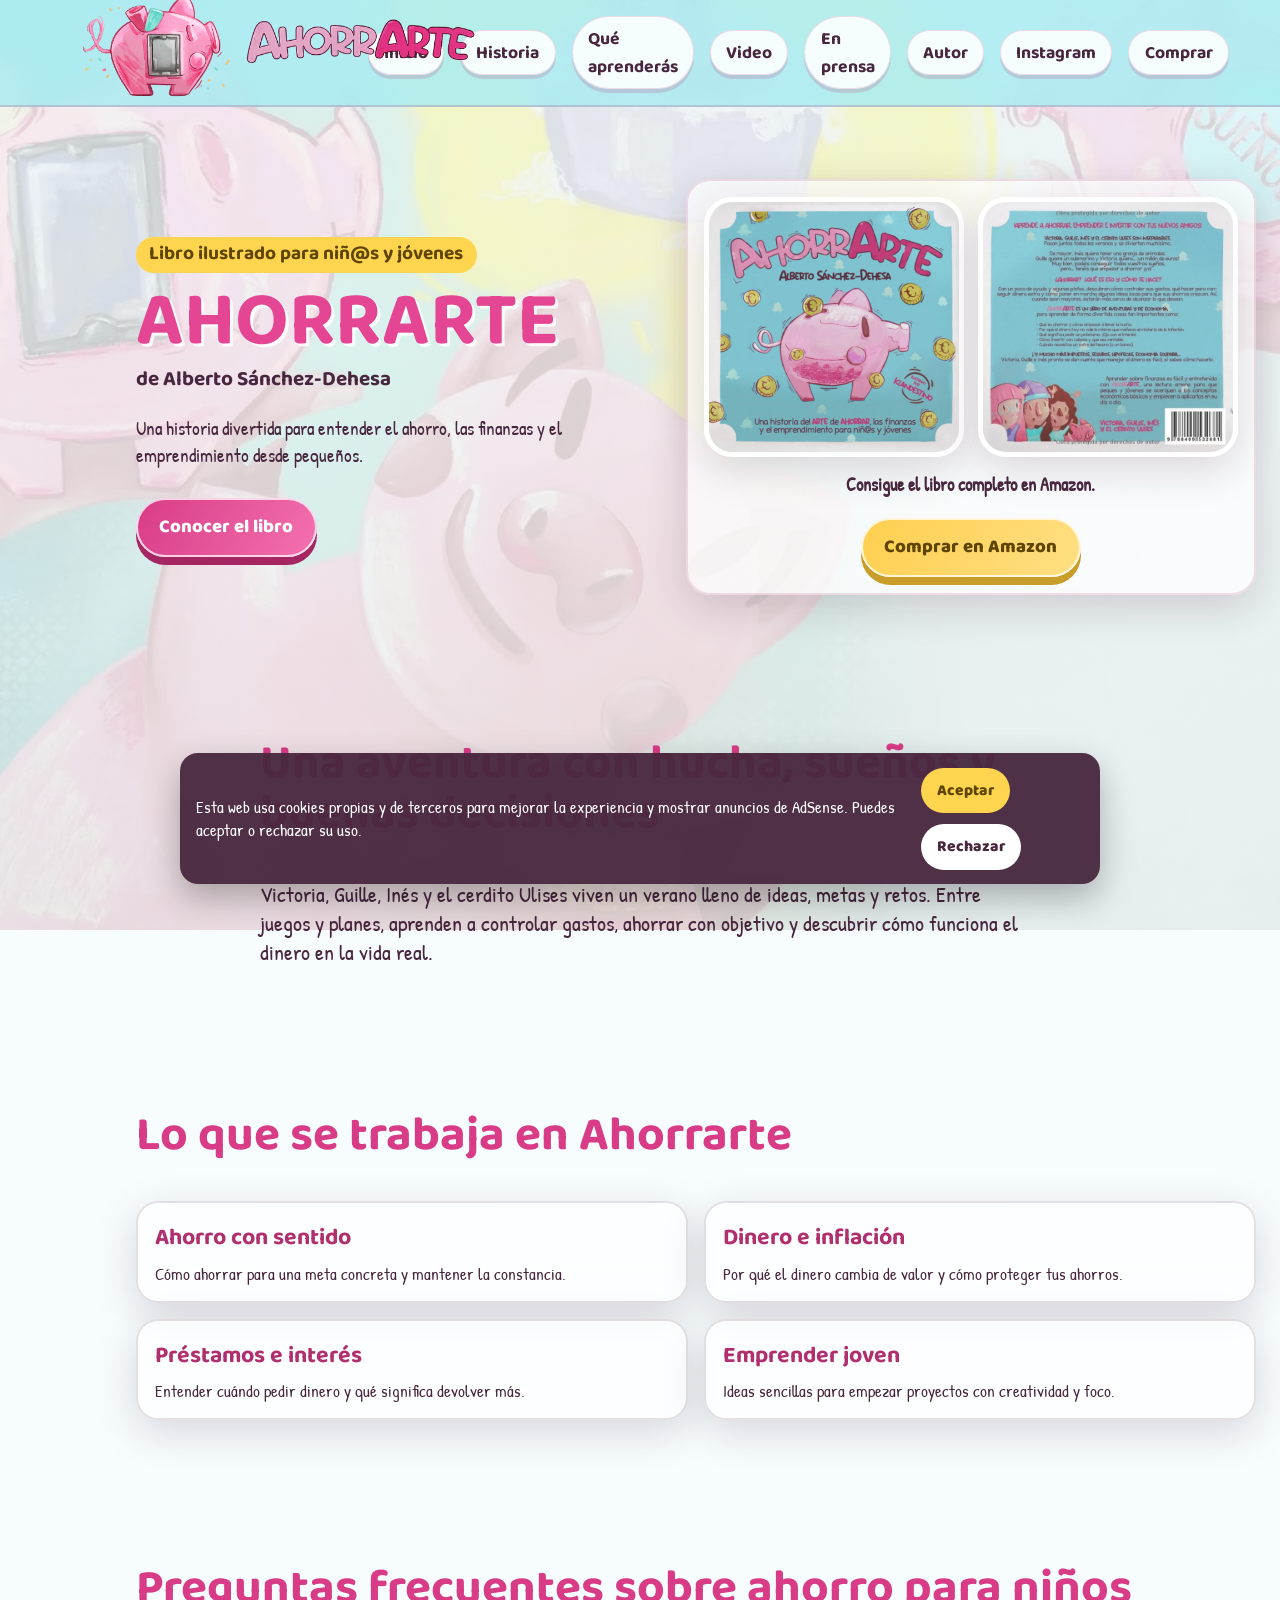
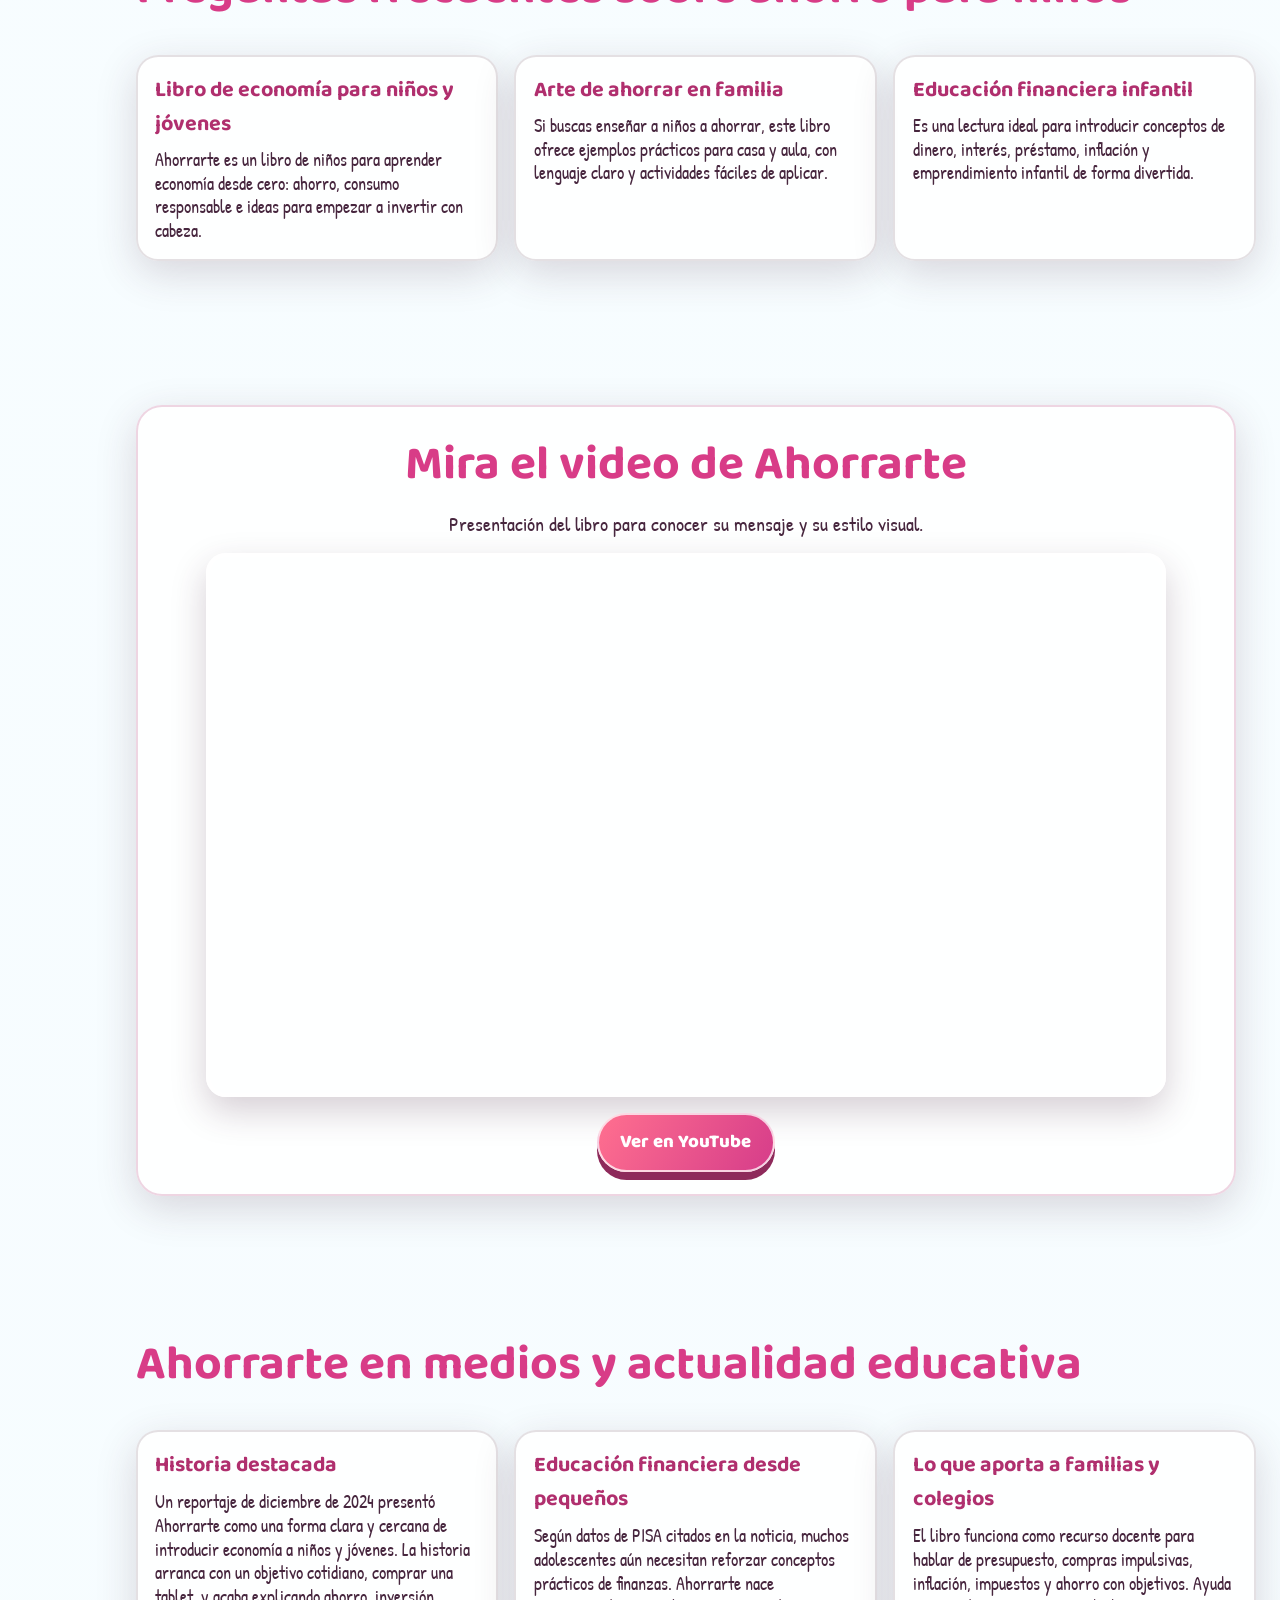
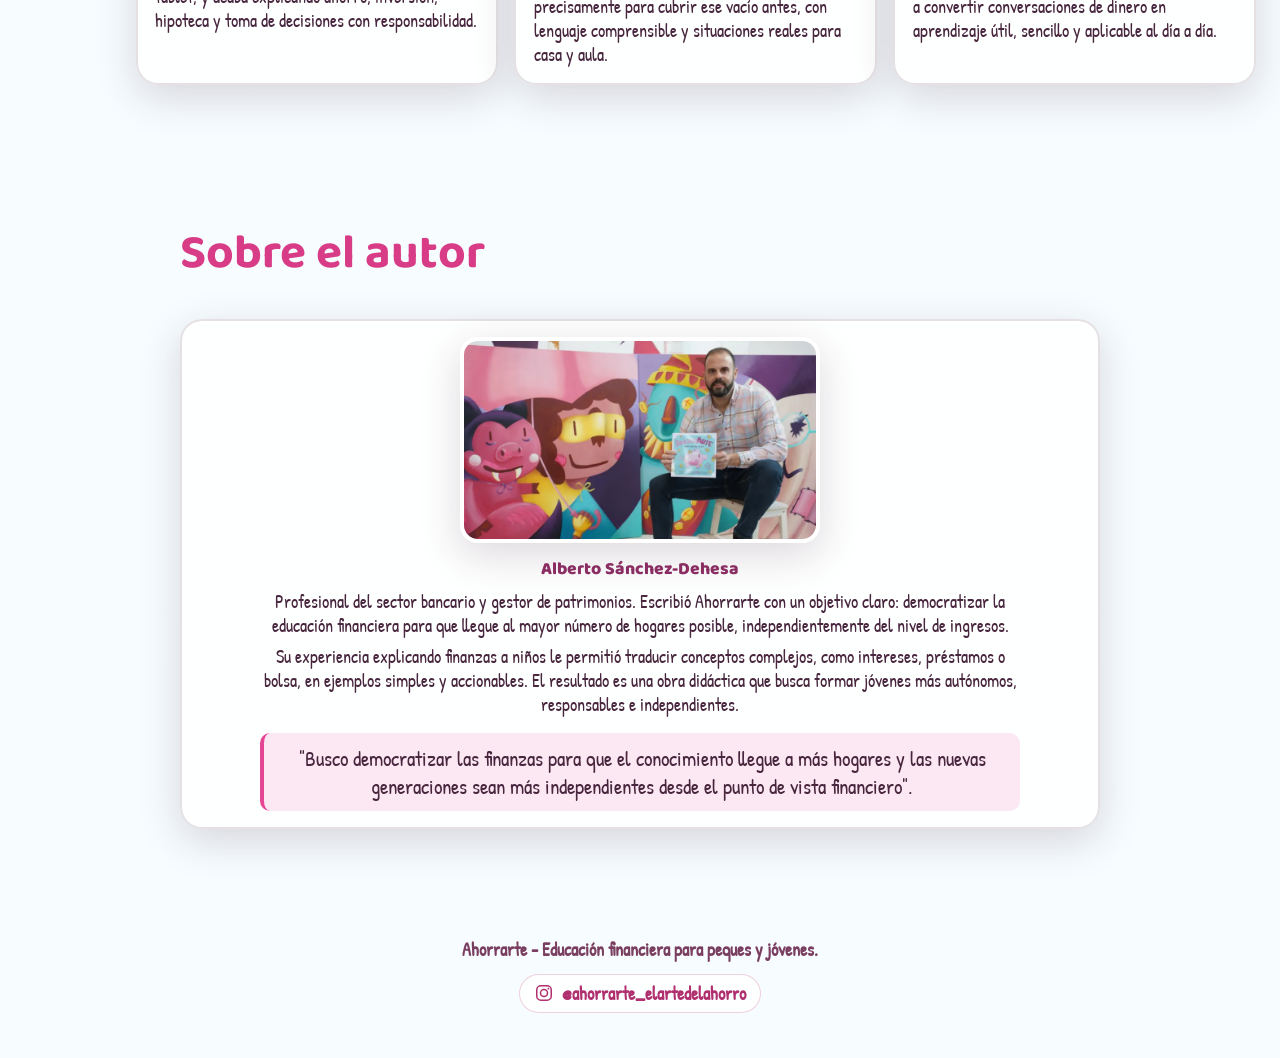
<file: index.html>
<!doctype html>
<html lang="es">
  <head>
    <meta charset="UTF-8" />
    <meta name="viewport" content="width=device-width, initial-scale=1.0" />
    <title>Ahorrarte | Libro de economía para niños y jóvenes</title>
    <meta
      name="description"
      content="Ahorrarte es un libro infantil de economia y finanzas para ninos y jovenes. Aprende a ahorrar, invertir y emprender con ejemplos faciles y divertidos."
    />
    <meta
      name="keywords"
      content="ahorrarte, ahorraoarte, arte de ahorrar, libro de ninos, libro economia ninos, economia para ninos, finanzas para ninos, educacion financiera infantil, libro infantil de ahorro, invertir para principiantes, ensenar a ninos a ahorrar, ensenar economia a ninos, emprendimiento para ninos, ahorro infantil, libro sobre dinero para ninos, aprender a invertir, libro de finanzas juveniles, Alberto Sanchez-Dehesa"
    />
    <meta name="author" content="Alberto Sanchez-Dehesa" />
    <meta name="robots" content="index,follow,max-image-preview:large,max-snippet:-1,max-video-preview:-1" />
    <meta name="googlebot" content="index,follow,max-image-preview:large,max-snippet:-1,max-video-preview:-1" />
    <meta name="theme-color" content="#e54694" />
    <meta name="application-name" content="Ahorrarte" />
    <meta name="apple-mobile-web-app-title" content="Ahorrarte" />
    <meta name="format-detection" content="telephone=no" />
    <meta property="og:locale" content="es_ES" />
    <meta property="og:type" content="website" />
    <meta property="og:site_name" content="Ahorrarte" />
    <meta property="og:title" content="Ahorrarte | Libro infantil de economia, ahorro e inversion" />
    <meta
      property="og:description"
      content="Descubre Ahorrarte: libro de economia para ninos sobre ahorro, inversion, emprendimiento y educacion financiera en familia y en el aula."
    />
    <meta property="og:image" content="https://ahorrartelibro.es/imagenes/portada.jpg" />
    <meta property="og:image:secure_url" content="https://ahorrartelibro.es/imagenes/portada.jpg" />
    <meta property="og:image:alt" content="Portada del libro Ahorrarte" />
    <meta property="og:url" content="https://ahorrartelibro.es/" />
    <meta name="twitter:card" content="summary_large_image" />
    <meta name="twitter:title" content="Ahorrarte | Libro infantil de economia y ahorro" />
    <meta
      name="twitter:description"
      content="Libro ilustrado para aprender a ahorrar, invertir y emprender desde pequenos."
    />
    <meta name="twitter:image" content="https://ahorrartelibro.es/imagenes/portada.jpg" />
    <link rel="canonical" href="https://ahorrartelibro.es/" />
    <link rel="icon" type="image/png" sizes="48x48" href="imagenes/ahorrarte_48x48.png?v=20260417" />
    <link rel="icon" type="image/x-icon" href="favicon.ico?v=20260417" />
    <link rel="shortcut icon" href="favicon.ico?v=20260417" />
    <link rel="apple-touch-icon" sizes="180x180" href="imagenes/favicono-logo.png?v=20260417" />
    <link rel="manifest" href="site.webmanifest?v=20260417" />
    <link rel="preconnect" href="https://fonts.googleapis.com" />
    <link rel="preconnect" href="https://fonts.gstatic.com" crossorigin />
    <link
      href="https://fonts.googleapis.com/css2?family=Baloo+2:wght@400;500;700;800&family=Luckiest+Guy&family=Patrick+Hand:wght@400&display=swap"
      rel="stylesheet"
    />
    <script type="application/ld+json">
      {
        "@context": "https://schema.org",
        "@graph": [
          {
            "@type": "WebSite",
            "name": "Ahorrarte",
            "url": "https://ahorrartelibro.es/",
            "inLanguage": "es",
            "image": "https://ahorrartelibro.es/imagenes/ahorrarte_48x48.png",
            "description": "Web oficial del libro Ahorrarte sobre ahorro, inversion y economia para ninos."
          },
          {
            "@type": "Book",
            "name": "Ahorrarte",
            "author": {
              "@type": "Person",
              "name": "Alberto Sanchez-Dehesa"
            },
            "bookFormat": "https://schema.org/Paperback",
            "inLanguage": "es",
            "isFamilyFriendly": true,
            "audience": {
              "@type": "PeopleAudience",
              "suggestedMinAge": 9,
              "suggestedMaxAge": 14
            },
            "keywords": "ahorrarte, libro economia ninos, arte de ahorrar, educacion financiera infantil, invertir"
          },
          {
            "@type": "FAQPage",
            "mainEntity": [
              {
                "@type": "Question",
                "name": "Que es Ahorrarte?",
                "acceptedAnswer": {
                  "@type": "Answer",
                  "text": "Ahorrarte es un libro infantil sobre ahorro, economia e inversion pensado para ninos, jovenes, familias y colegios."
                }
              },
              {
                "@type": "Question",
                "name": "Sirve para ensenar economia a ninos?",
                "acceptedAnswer": {
                  "@type": "Answer",
                  "text": "Si. Presenta conceptos como ahorro, inflacion, prestamos e interes con ejemplos sencillos y situaciones cotidianas."
                }
              },
              {
                "@type": "Question",
                "name": "Donde comprar el libro Ahorrarte?",
                "acceptedAnswer": {
                  "@type": "Answer",
                  "text": "Puedes comprar Ahorrarte en Amazon desde el boton de compra de esta web."
                }
              }
            ]
          }
        ]
      }
    </script>
    <script
      async
      src="https://pagead2.googlesyndication.com/pagead/js/adsbygoogle.js?client=ca-pub-5490681161094417"
      crossorigin="anonymous"
    ></script>
    <link rel="stylesheet" href="styles.css" />
  </head>
  <body>
    <header class="site-header">
      <a href="#inicio" class="logo-link">
        <img src="imagenes/logo-header.png" alt="Logo Ahorrarte" class="logo" />
      </a>
      <button class="menu-toggle" aria-label="Abrir menú" aria-expanded="false">Menú</button>
      <nav class="main-nav" id="menu-principal">
        <a href="#inicio">Inicio</a>
        <a href="#historia-libro">Historia</a>
        <a href="#que-aprenderas">Qué aprenderás</a>
        <a href="#video-libro">Video</a>
        <a href="#en-prensa">En prensa</a>
        <a href="#sobre-el-autor">Autor</a>
        <a href="#instagram-ahorrarte">Instagram</a>
        <a href="#comprar-libro">Comprar</a>
      </nav>
    </header>

    <div class="page-shell">
      <aside class="side-rail side-rail-left" aria-label="Anuncio lateral izquierdo">
        <ins
          class="adsbygoogle side-adsense"
          style="display:block"
          data-ad-client="ca-pub-5490681161094417"
          data-ad-slot="1234567890"
          data-ad-format="auto"
          data-full-width-responsive="false"
        ></ins>
      </aside>

      <main>
        <section class="hero section" id="inicio">
        <div class="hero-copy reveal">
          <p class="pill">Libro ilustrado para niñ@s y jóvenes</p>
          <h1>AHORRARTE</h1>
          <p class="author">de Alberto Sánchez-Dehesa</p>
          <p>
            Una historia divertida para entender el ahorro, las finanzas y el
            emprendimiento desde pequeños.
          </p>
          <div class="hero-actions">
            <a href="#historia-libro" class="cta">Conocer el libro</a>
          </div>
        </div>
        <div class="hero-shop reveal" id="comprar-libro">
          <div class="book-covers">
            <figure class="hero-cover">
              <img src="imagenes/portada.jpg" alt="Portada del libro Ahorrarte" />
            </figure>
            <figure class="back-cover">
              <img src="imagenes/parte-atras.jpg" alt="Contraportada del libro Ahorrarte" />
            </figure>
          </div>
          <aside class="buy-panel">
            <p>Consigue el libro completo en Amazon.</p>
            <a
              href="https://www.amazon.es/AhorrArte-historia-ahorrar-finanzas-emprendimiento/dp/8409532689"
              class="cta cta-buy"
              target="_blank"
              rel="noopener noreferrer"
              >Comprar en Amazon</a
            >
          </aside>
        </div>
      </section>

      <section class="section about" id="historia-libro">
        <div class="reveal">
          <h2>Una aventura con hucha, sueños y buenas decisiones</h2>
          <p>
            Victoria, Guille, Inés y el cerdito Ulises viven un verano lleno de
            ideas, metas y retos. Entre juegos y planes, aprenden a controlar
            gastos, ahorrar con objetivo y descubrir cómo funciona el dinero en
            la vida real.
          </p>
        </div>
      </section>

      <section class="section learn" id="que-aprenderas">
        <h2 class="reveal">Lo que se trabaja en Ahorrarte</h2>
        <div class="cards">
          <article class="card reveal">
            <h3>Ahorro con sentido</h3>
            <p>Cómo ahorrar para una meta concreta y mantener la constancia.</p>
          </article>
          <article class="card reveal">
            <h3>Dinero e inflación</h3>
            <p>Por qué el dinero cambia de valor y cómo proteger tus ahorros.</p>
          </article>
          <article class="card reveal">
            <h3>Préstamos e interés</h3>
            <p>Entender cuándo pedir dinero y qué significa devolver más.</p>
          </article>
          <article class="card reveal">
            <h3>Emprender joven</h3>
            <p>Ideas sencillas para empezar proyectos con creatividad y foco.</p>
          </article>
        </div>
      </section>

      <section class="section faq-section" id="faq-seo">
        <h2 class="reveal">Preguntas frecuentes sobre ahorro para niños</h2>
        <div class="faq-grid">
          <article class="faq-item reveal">
            <h3>Libro de economía para niños y jóvenes</h3>
            <p>
              Ahorrarte es un libro de niños para aprender economía desde cero:
              ahorro, consumo responsable e ideas para empezar a invertir con
              cabeza.
            </p>
          </article>
          <article class="faq-item reveal">
            <h3>Arte de ahorrar en familia</h3>
            <p>
              Si buscas enseñar a niños a ahorrar, este libro ofrece ejemplos
              prácticos para casa y aula, con lenguaje claro y actividades
              fáciles de aplicar.
            </p>
          </article>
          <article class="faq-item reveal">
            <h3>Educación financiera infantil</h3>
            <p>
              Es una lectura ideal para introducir conceptos de dinero,
              interés, préstamo, inflación y emprendimiento infantil de forma
              divertida.
            </p>
          </article>
        </div>
      </section>

      <section class="section video-section" id="video-libro">
        <article class="video-card reveal">
          <h2>Mira el video de Ahorrarte</h2>
          <p>
            Presentación del libro para conocer su mensaje y su estilo visual.
          </p>
          <div class="video-frame">
            <iframe
              src="https://www.youtube.com/embed/iUp-pRpknNU"
              title="Video del libro Ahorrarte"
              loading="lazy"
              allow="accelerometer; autoplay; clipboard-write; encrypted-media; gyroscope; picture-in-picture; web-share"
              referrerpolicy="strict-origin-when-cross-origin"
              allowfullscreen
            ></iframe>
          </div>
          <a
            class="cta cta-video"
            href="https://www.youtube.com/watch?v=iUp-pRpknNU"
            target="_blank"
            rel="noopener noreferrer"
            >Ver en YouTube</a
          >
        </article>
      </section>

      <section class="section press" id="en-prensa">
        <h2 class="reveal">Ahorrarte en medios y actualidad educativa</h2>
        <div class="press-grid">
          <article class="panel reveal">
            <h3>Historia destacada</h3>
            <p>
              Un reportaje de diciembre de 2024 presentó Ahorrarte como una
              forma clara y cercana de introducir economía a niños y jóvenes.
              La historia arranca con un objetivo cotidiano, comprar una
              tablet, y acaba explicando ahorro, inversión, hipoteca y toma de
              decisiones con responsabilidad.
            </p>
          </article>
          <article class="panel reveal">
            <h3>Educación financiera desde pequeños</h3>
            <p>
              Según datos de PISA citados en la noticia, muchos adolescentes
              aún necesitan reforzar conceptos prácticos de finanzas. Ahorrarte
              nace precisamente para cubrir ese vacío antes, con lenguaje
              comprensible y situaciones reales para casa y aula.
            </p>
          </article>
          <article class="panel reveal">
            <h3>Lo que aporta a familias y colegios</h3>
            <p>
              El libro funciona como recurso docente para hablar de presupuesto,
              compras impulsivas, inflación, impuestos y ahorro con objetivos.
              Ayuda a convertir conversaciones de dinero en aprendizaje útil,
              sencillo y aplicable al día a día.
            </p>
          </article>
        </div>
      </section>

      <section class="section author-section" id="sobre-el-autor">
        <h2 class="reveal">Sobre el autor</h2>
        <article class="author-card reveal">
          <figure class="author-photo">
            <img src="imagenes/autor.webp" alt="Alberto Sánchez-Dehesa, autor de Ahorrarte" />
          </figure>
          <p class="author-name">Alberto Sánchez-Dehesa</p>
          <p>
            Profesional del sector bancario y gestor de patrimonios. Escribió
            Ahorrarte con un objetivo claro: democratizar la educación
            financiera para que llegue al mayor número de hogares posible,
            independientemente del nivel de ingresos.
          </p>
          <p>
            Su experiencia explicando finanzas a niños le permitió traducir
            conceptos complejos, como intereses, préstamos o bolsa, en ejemplos
            simples y accionables. El resultado es una obra didáctica que busca
            formar jóvenes más autónomos, responsables e independientes.
          </p>
          <blockquote>
            "Busco democratizar las finanzas para que el conocimiento llegue a
            más hogares y las nuevas generaciones sean más independientes desde
            el punto de vista financiero".
          </blockquote>
        </article>
        </section>
      </main>

      <aside class="side-rail side-rail-right" aria-label="Anuncio lateral derecho">
        <ins
          class="adsbygoogle side-adsense"
          style="display:block"
          data-ad-client="ca-pub-5490681161094417"
          data-ad-slot="1234567891"
          data-ad-format="auto"
          data-full-width-responsive="false"
        ></ins>
      </aside>
    </div>

    <footer class="site-footer" id="instagram-ahorrarte">
      <p>Ahorrarte - Educación financiera para peques y jóvenes.</p>
      <a class="insta-link" href="https://www.instagram.com/ahorrarte_elartedelahorro/" target="_blank" rel="noopener noreferrer" aria-label="Instagram Ahorrarte">
        <svg viewBox="0 0 24 24" aria-hidden="true" focusable="false">
          <rect x="3.3" y="3.3" width="17.4" height="17.4" rx="5"></rect>
          <circle cx="12" cy="12" r="4.2"></circle>
          <circle cx="17.3" cy="6.8" r="1.1" class="dot"></circle>
        </svg>
        <span>@ahorrarte_elartedelahorro</span>
      </a>
    </footer>

    <div class="cookie-banner" id="cookie-banner" role="dialog" aria-live="polite" aria-label="Aviso de cookies" hidden>
      <p>
        Esta web usa cookies propias y de terceros para mejorar la experiencia y
        mostrar anuncios de AdSense. Puedes aceptar o rechazar su uso.
      </p>
      <div class="cookie-actions">
        <button class="cookie-btn cookie-accept" id="accept-cookies" type="button">Aceptar</button>
        <button class="cookie-btn cookie-reject" id="reject-cookies" type="button">Rechazar</button>
      </div>
    </div>
    <script src="script.js"></script>
  </body>
</html>
</file>
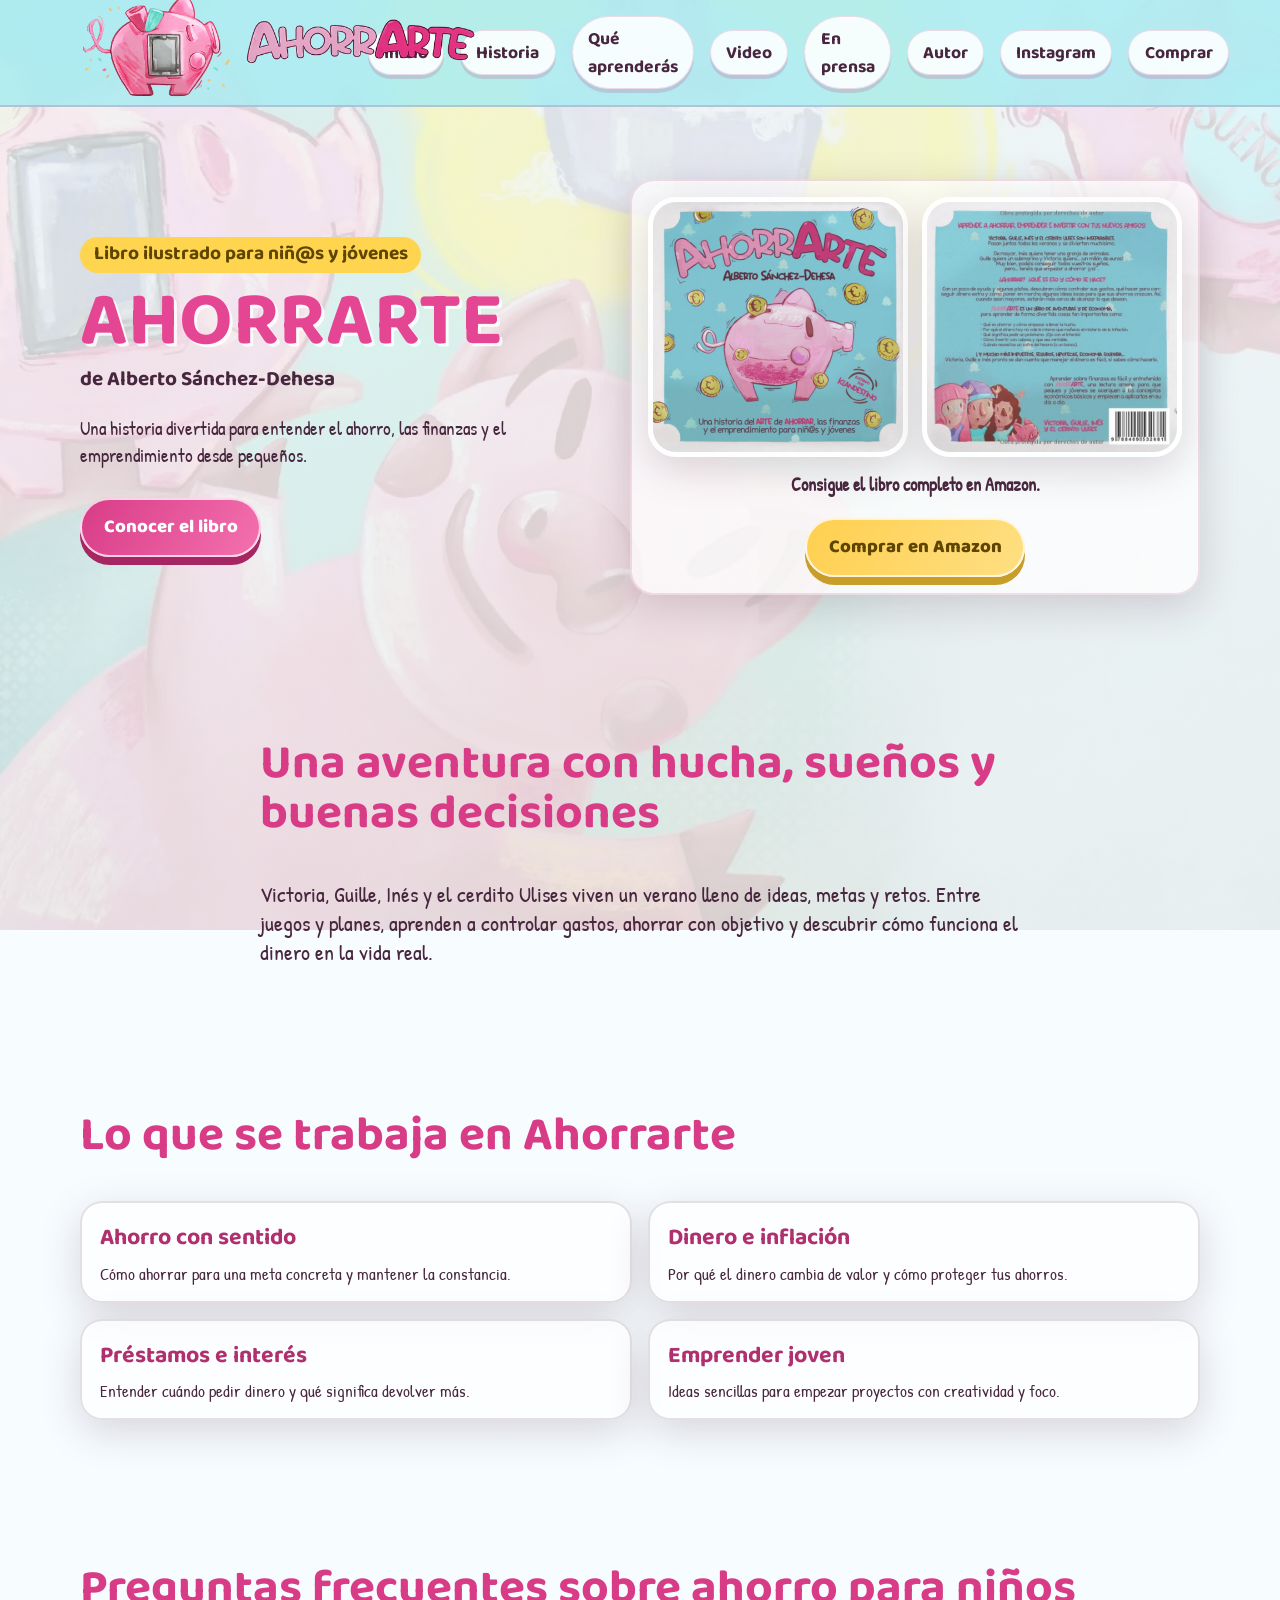
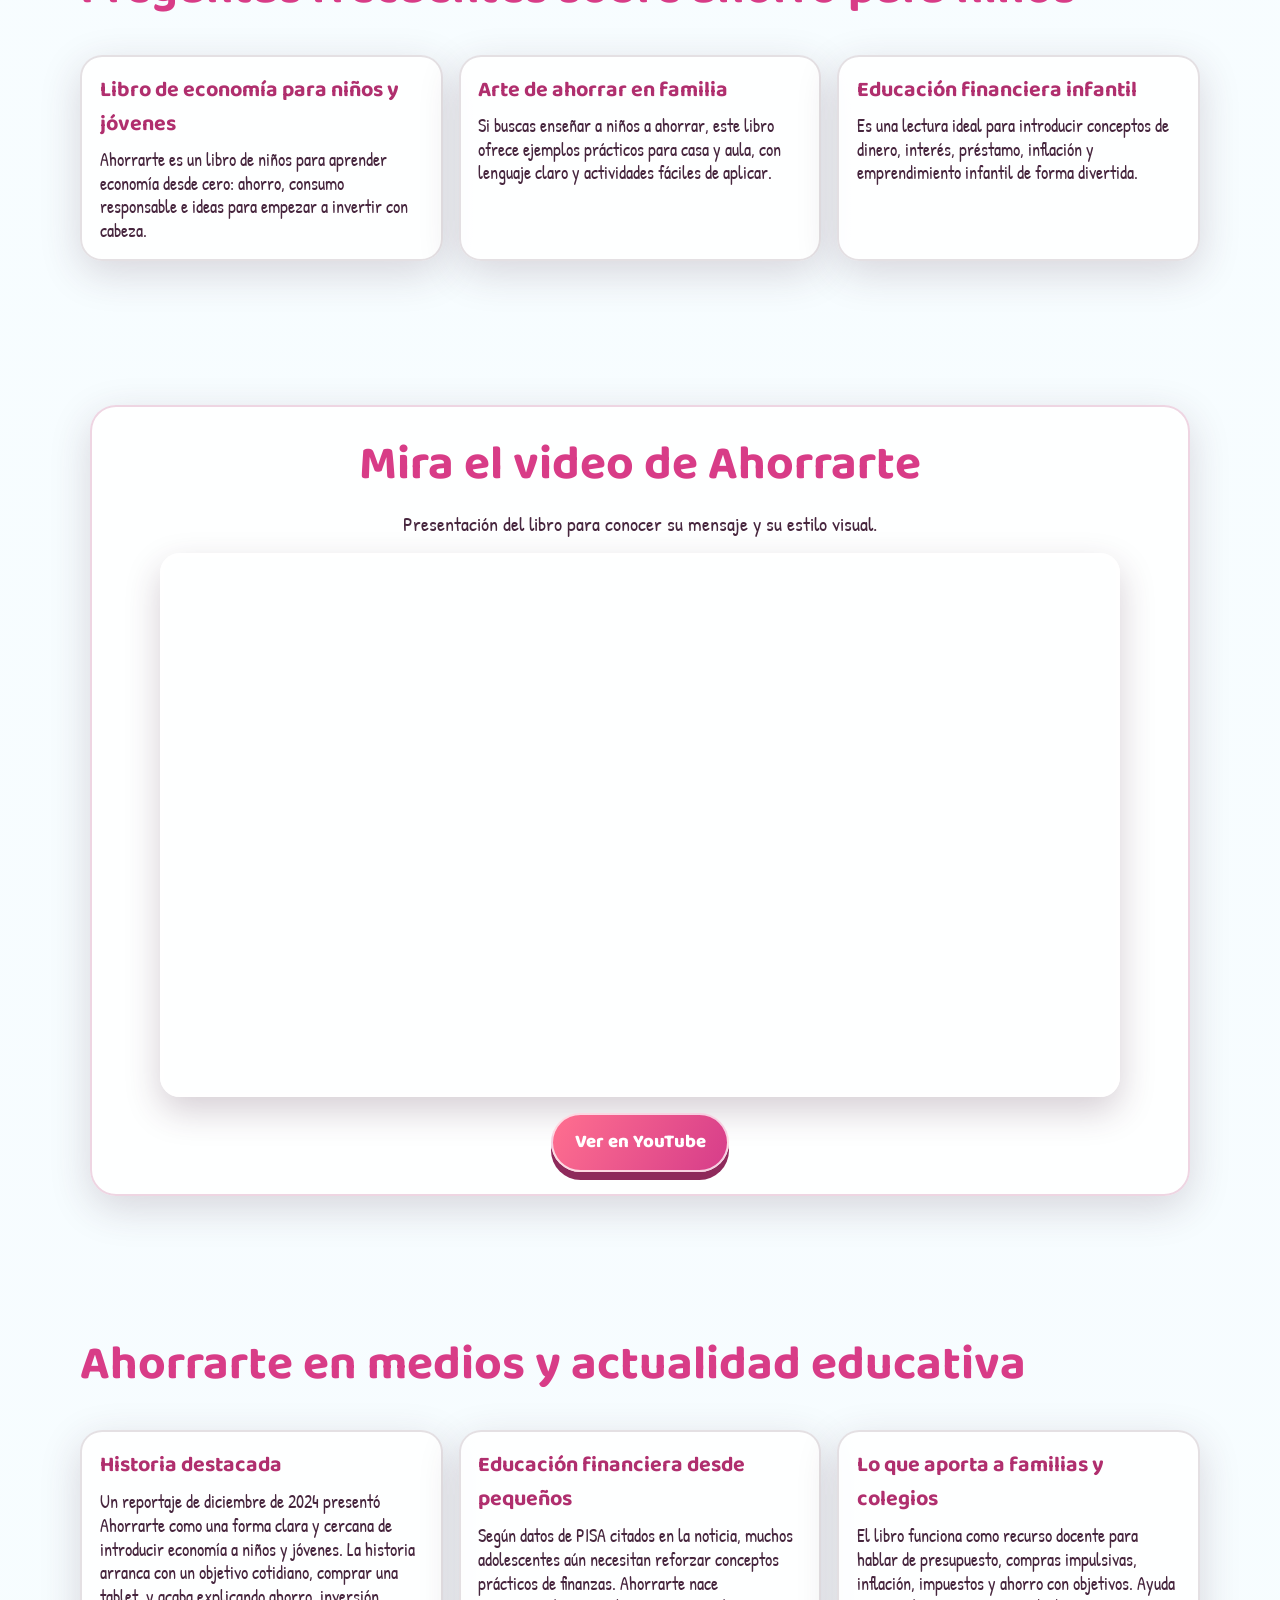
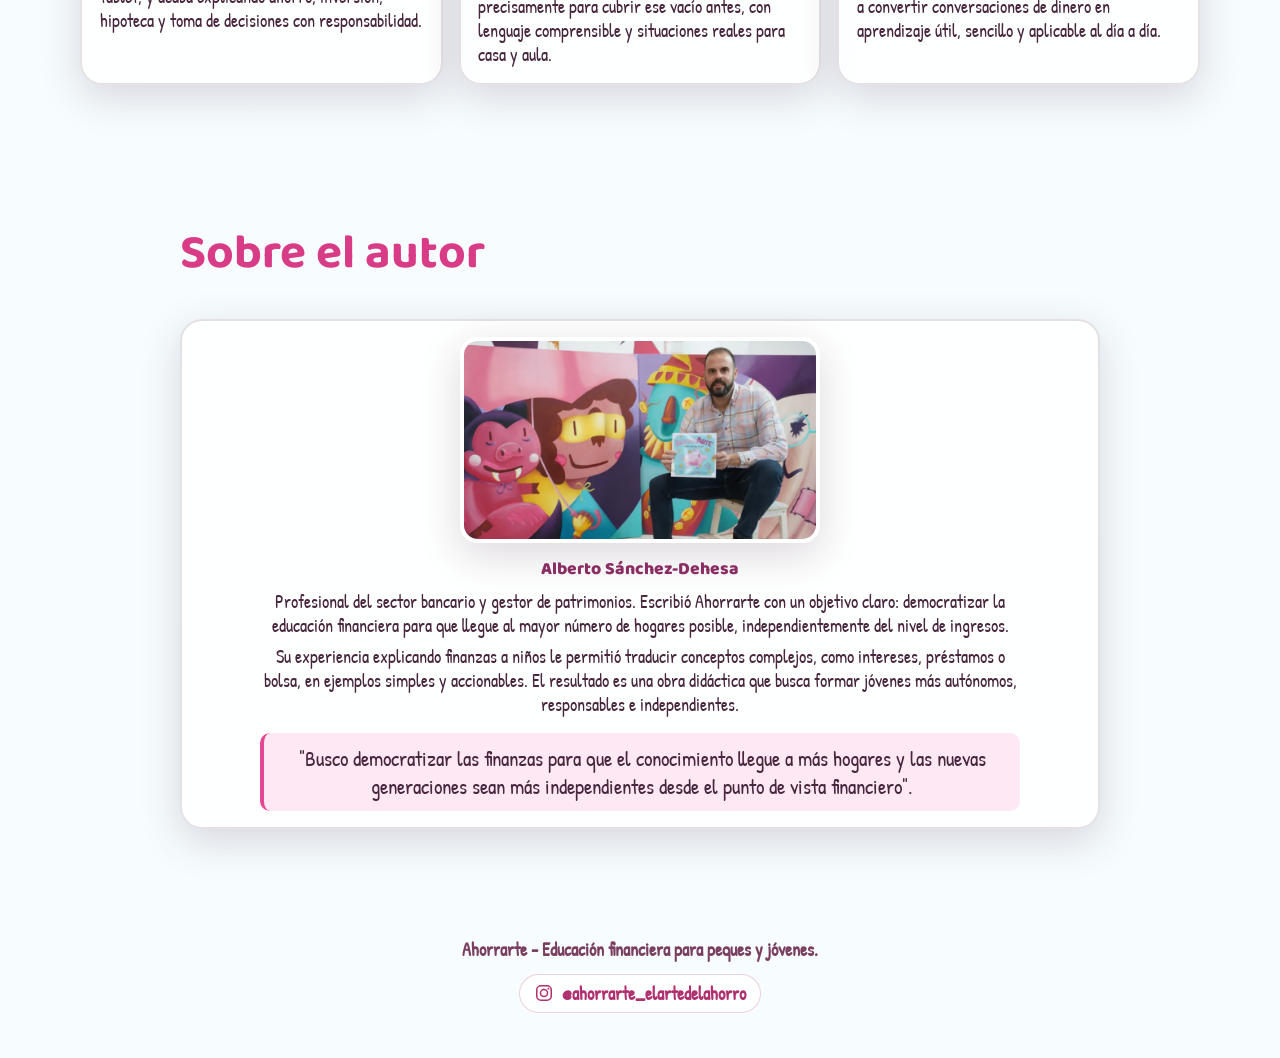
<file: web ahorrarte/index.html>
<!doctype html>
<html lang="es">
  <head>
    <meta charset="UTF-8" />
    <meta name="viewport" content="width=device-width, initial-scale=1.0" />
    <title>Ahorrarte | Libro de economía para niños y jóvenes</title>
    <meta
      name="description"
      content="Ahorrarte es un libro infantil de economia y finanzas para ninos y jovenes. Aprende a ahorrar, invertir y emprender con ejemplos faciles y divertidos."
    />
    <meta
      name="keywords"
      content="ahorrarte, ahorraoarte, arte de ahorrar, libro de ninos, libro economia ninos, economia para ninos, finanzas para ninos, educacion financiera infantil, libro infantil de ahorro, invertir para principiantes, ensenar a ninos a ahorrar, ensenar economia a ninos, emprendimiento para ninos, ahorro infantil, libro sobre dinero para ninos, aprender a invertir, libro de finanzas juveniles, Alberto Sanchez-Dehesa"
    />
    <meta name="author" content="Alberto Sanchez-Dehesa" />
    <meta name="robots" content="index,follow,max-image-preview:large,max-snippet:-1,max-video-preview:-1" />
    <meta name="googlebot" content="index,follow,max-image-preview:large,max-snippet:-1,max-video-preview:-1" />
    <meta name="theme-color" content="#e54694" />
    <meta name="application-name" content="Ahorrarte" />
    <meta name="apple-mobile-web-app-title" content="Ahorrarte" />
    <meta name="format-detection" content="telephone=no" />
    <meta property="og:locale" content="es_ES" />
    <meta property="og:type" content="website" />
    <meta property="og:site_name" content="Ahorrarte" />
    <meta property="og:title" content="Ahorrarte | Libro infantil de economia, ahorro e inversion" />
    <meta
      property="og:description"
      content="Descubre Ahorrarte: libro de economia para ninos sobre ahorro, inversion, emprendimiento y educacion financiera en familia y en el aula."
    />
    <meta property="og:image" content="https://ahorrartelibro.es/imagenes/portada.jpg" />
    <meta property="og:image:secure_url" content="https://ahorrartelibro.es/imagenes/portada.jpg" />
    <meta property="og:image:alt" content="Portada del libro Ahorrarte" />
    <meta property="og:url" content="https://ahorrartelibro.es/" />
    <meta name="twitter:card" content="summary_large_image" />
    <meta name="twitter:title" content="Ahorrarte | Libro infantil de economia y ahorro" />
    <meta
      name="twitter:description"
      content="Libro ilustrado para aprender a ahorrar, invertir y emprender desde pequenos."
    />
    <meta name="twitter:image" content="https://ahorrartelibro.es/imagenes/portada.jpg" />
    <link rel="canonical" href="https://ahorrartelibro.es/" />
    <link rel="icon" type="image/png" sizes="48x48" href="imagenes/ahorrarte_48x48.png?v=20260417" />
    <link rel="icon" type="image/x-icon" href="favicon.ico?v=20260417" />
    <link rel="shortcut icon" href="favicon.ico?v=20260417" />
    <link rel="apple-touch-icon" sizes="180x180" href="imagenes/favicono-logo.png?v=20260417" />
    <link rel="manifest" href="site.webmanifest?v=20260417" />
    <link rel="preconnect" href="https://fonts.googleapis.com" />
    <link rel="preconnect" href="https://fonts.gstatic.com" crossorigin />
    <link
      href="https://fonts.googleapis.com/css2?family=Baloo+2:wght@400;500;700;800&family=Luckiest+Guy&family=Patrick+Hand:wght@400&display=swap"
      rel="stylesheet"
    />
    <script type="application/ld+json">
      {
        "@context": "https://schema.org",
        "@graph": [
          {
            "@type": "WebSite",
            "name": "Ahorrarte",
            "url": "https://ahorrartelibro.es/",
            "inLanguage": "es",
            "image": "https://ahorrartelibro.es/imagenes/ahorrarte_48x48.png",
            "description": "Web oficial del libro Ahorrarte sobre ahorro, inversion y economia para ninos."
          },
          {
            "@type": "Book",
            "name": "Ahorrarte",
            "author": {
              "@type": "Person",
              "name": "Alberto Sanchez-Dehesa"
            },
            "bookFormat": "https://schema.org/Paperback",
            "inLanguage": "es",
            "isFamilyFriendly": true,
            "audience": {
              "@type": "PeopleAudience",
              "suggestedMinAge": 9,
              "suggestedMaxAge": 14
            },
            "keywords": "ahorrarte, libro economia ninos, arte de ahorrar, educacion financiera infantil, invertir"
          },
          {
            "@type": "FAQPage",
            "mainEntity": [
              {
                "@type": "Question",
                "name": "Que es Ahorrarte?",
                "acceptedAnswer": {
                  "@type": "Answer",
                  "text": "Ahorrarte es un libro infantil sobre ahorro, economia e inversion pensado para ninos, jovenes, familias y colegios."
                }
              },
              {
                "@type": "Question",
                "name": "Sirve para ensenar economia a ninos?",
                "acceptedAnswer": {
                  "@type": "Answer",
                  "text": "Si. Presenta conceptos como ahorro, inflacion, prestamos e interes con ejemplos sencillos y situaciones cotidianas."
                }
              },
              {
                "@type": "Question",
                "name": "Donde comprar el libro Ahorrarte?",
                "acceptedAnswer": {
                  "@type": "Answer",
                  "text": "Puedes comprar Ahorrarte en Amazon desde el boton de compra de esta web."
                }
              }
            ]
          }
        ]
      }
    </script>
    <link rel="stylesheet" href="styles.css" />
  </head>
  <body>
    <header class="site-header">
      <a href="#inicio" class="logo-link">
        <img src="imagenes/logo-header.png" alt="Logo Ahorrarte" class="logo" />
      </a>
      <button class="menu-toggle" aria-label="Abrir menú" aria-expanded="false">Menú</button>
      <nav class="main-nav" id="menu-principal">
        <a href="#inicio">Inicio</a>
        <a href="#historia-libro">Historia</a>
        <a href="#que-aprenderas">Qué aprenderás</a>
        <a href="#video-libro">Video</a>
        <a href="#en-prensa">En prensa</a>
        <a href="#sobre-el-autor">Autor</a>
        <a href="#instagram-ahorrarte">Instagram</a>
        <a href="#comprar-libro">Comprar</a>
      </nav>
    </header>

    <main>
      <section class="hero section" id="inicio">
        <div class="hero-copy reveal">
          <p class="pill">Libro ilustrado para niñ@s y jóvenes</p>
          <h1>AHORRARTE</h1>
          <p class="author">de Alberto Sánchez-Dehesa</p>
          <p>
            Una historia divertida para entender el ahorro, las finanzas y el
            emprendimiento desde pequeños.
          </p>
          <div class="hero-actions">
            <a href="#historia-libro" class="cta">Conocer el libro</a>
          </div>
        </div>
        <div class="hero-shop reveal" id="comprar-libro">
          <div class="book-covers">
            <figure class="hero-cover">
              <img src="imagenes/portada.jpg" alt="Portada del libro Ahorrarte" />
            </figure>
            <figure class="back-cover">
              <img src="imagenes/parte-atras.jpg" alt="Contraportada del libro Ahorrarte" />
            </figure>
          </div>
          <aside class="buy-panel">
            <p>Consigue el libro completo en Amazon.</p>
            <a
              href="https://www.amazon.es/AhorrArte-historia-ahorrar-finanzas-emprendimiento/dp/8409532689"
              class="cta cta-buy"
              target="_blank"
              rel="noopener noreferrer"
              >Comprar en Amazon</a
            >
          </aside>
        </div>
      </section>

      <section class="section about" id="historia-libro">
        <div class="reveal">
          <h2>Una aventura con hucha, sueños y buenas decisiones</h2>
          <p>
            Victoria, Guille, Inés y el cerdito Ulises viven un verano lleno de
            ideas, metas y retos. Entre juegos y planes, aprenden a controlar
            gastos, ahorrar con objetivo y descubrir cómo funciona el dinero en
            la vida real.
          </p>
        </div>
      </section>

      <section class="section learn" id="que-aprenderas">
        <h2 class="reveal">Lo que se trabaja en Ahorrarte</h2>
        <div class="cards">
          <article class="card reveal">
            <h3>Ahorro con sentido</h3>
            <p>Cómo ahorrar para una meta concreta y mantener la constancia.</p>
          </article>
          <article class="card reveal">
            <h3>Dinero e inflación</h3>
            <p>Por qué el dinero cambia de valor y cómo proteger tus ahorros.</p>
          </article>
          <article class="card reveal">
            <h3>Préstamos e interés</h3>
            <p>Entender cuándo pedir dinero y qué significa devolver más.</p>
          </article>
          <article class="card reveal">
            <h3>Emprender joven</h3>
            <p>Ideas sencillas para empezar proyectos con creatividad y foco.</p>
          </article>
        </div>
      </section>

      <section class="section faq-section" id="faq-seo">
        <h2 class="reveal">Preguntas frecuentes sobre ahorro para niños</h2>
        <div class="faq-grid">
          <article class="faq-item reveal">
            <h3>Libro de economía para niños y jóvenes</h3>
            <p>
              Ahorrarte es un libro de niños para aprender economía desde cero:
              ahorro, consumo responsable e ideas para empezar a invertir con
              cabeza.
            </p>
          </article>
          <article class="faq-item reveal">
            <h3>Arte de ahorrar en familia</h3>
            <p>
              Si buscas enseñar a niños a ahorrar, este libro ofrece ejemplos
              prácticos para casa y aula, con lenguaje claro y actividades
              fáciles de aplicar.
            </p>
          </article>
          <article class="faq-item reveal">
            <h3>Educación financiera infantil</h3>
            <p>
              Es una lectura ideal para introducir conceptos de dinero,
              interés, préstamo, inflación y emprendimiento infantil de forma
              divertida.
            </p>
          </article>
        </div>
      </section>

      <section class="section video-section" id="video-libro">
        <article class="video-card reveal">
          <h2>Mira el video de Ahorrarte</h2>
          <p>
            Presentación del libro para conocer su mensaje y su estilo visual.
          </p>
          <div class="video-frame">
            <iframe
              src="https://www.youtube.com/embed/iUp-pRpknNU"
              title="Video del libro Ahorrarte"
              loading="lazy"
              allow="accelerometer; autoplay; clipboard-write; encrypted-media; gyroscope; picture-in-picture; web-share"
              referrerpolicy="strict-origin-when-cross-origin"
              allowfullscreen
            ></iframe>
          </div>
          <a
            class="cta cta-video"
            href="https://www.youtube.com/watch?v=iUp-pRpknNU"
            target="_blank"
            rel="noopener noreferrer"
            >Ver en YouTube</a
          >
        </article>
      </section>

      <section class="section press" id="en-prensa">
        <h2 class="reveal">Ahorrarte en medios y actualidad educativa</h2>
        <div class="press-grid">
          <article class="panel reveal">
            <h3>Historia destacada</h3>
            <p>
              Un reportaje de diciembre de 2024 presentó Ahorrarte como una
              forma clara y cercana de introducir economía a niños y jóvenes.
              La historia arranca con un objetivo cotidiano, comprar una
              tablet, y acaba explicando ahorro, inversión, hipoteca y toma de
              decisiones con responsabilidad.
            </p>
          </article>
          <article class="panel reveal">
            <h3>Educación financiera desde pequeños</h3>
            <p>
              Según datos de PISA citados en la noticia, muchos adolescentes
              aún necesitan reforzar conceptos prácticos de finanzas. Ahorrarte
              nace precisamente para cubrir ese vacío antes, con lenguaje
              comprensible y situaciones reales para casa y aula.
            </p>
          </article>
          <article class="panel reveal">
            <h3>Lo que aporta a familias y colegios</h3>
            <p>
              El libro funciona como recurso docente para hablar de presupuesto,
              compras impulsivas, inflación, impuestos y ahorro con objetivos.
              Ayuda a convertir conversaciones de dinero en aprendizaje útil,
              sencillo y aplicable al día a día.
            </p>
          </article>
        </div>
      </section>

      <section class="section author-section" id="sobre-el-autor">
        <h2 class="reveal">Sobre el autor</h2>
        <article class="author-card reveal">
          <figure class="author-photo">
            <img src="imagenes/autor.webp" alt="Alberto Sánchez-Dehesa, autor de Ahorrarte" />
          </figure>
          <p class="author-name">Alberto Sánchez-Dehesa</p>
          <p>
            Profesional del sector bancario y gestor de patrimonios. Escribió
            Ahorrarte con un objetivo claro: democratizar la educación
            financiera para que llegue al mayor número de hogares posible,
            independientemente del nivel de ingresos.
          </p>
          <p>
            Su experiencia explicando finanzas a niños le permitió traducir
            conceptos complejos, como intereses, préstamos o bolsa, en ejemplos
            simples y accionables. El resultado es una obra didáctica que busca
            formar jóvenes más autónomos, responsables e independientes.
          </p>
          <blockquote>
            "Busco democratizar las finanzas para que el conocimiento llegue a
            más hogares y las nuevas generaciones sean más independientes desde
            el punto de vista financiero".
          </blockquote>
        </article>
      </section>

    </main>

    <footer class="site-footer" id="instagram-ahorrarte">
      <p>Ahorrarte - Educación financiera para peques y jóvenes.</p>
      <a class="insta-link" href="https://www.instagram.com/ahorrarte_elartedelahorro/" target="_blank" rel="noopener noreferrer" aria-label="Instagram Ahorrarte">
        <svg viewBox="0 0 24 24" aria-hidden="true" focusable="false">
          <rect x="3.3" y="3.3" width="17.4" height="17.4" rx="5"></rect>
          <circle cx="12" cy="12" r="4.2"></circle>
          <circle cx="17.3" cy="6.8" r="1.1" class="dot"></circle>
        </svg>
        <span>@ahorrarte_elartedelahorro</span>
      </a>
    </footer>

    <script src="script.js"></script>
  </body>
</html>
</file>
<file: styles.css>
:root {
  --bg-sky: #a6ecf2;
  --bg-cream: #f7fdff;
  --pink-main: #e54694;
  --pink-soft: #f8c6df;
  --pig-pink: #f189b7;
  --ink: #47263e;
  --coin: #ffd44f;
  --card: rgba(255, 255, 255, 0.7);
  --shadow: 0 12px 40px rgba(71, 38, 62, 0.18);
}

* {
  box-sizing: border-box;
}

html,
body {
  margin: 0;
  padding: 0;
}

body {
  font-family: "Patrick Hand", cursive;
  color: var(--ink);
  background:
    linear-gradient(rgba(245, 252, 255, 0.78), rgba(245, 252, 255, 0.86)),
    url("imagenes/CerdosFondo.webp") center / cover fixed no-repeat;
  min-height: 100vh;
  overflow-x: hidden;
}

.page-shell {
  width: 100%;
  margin: 0 auto;
  display: grid;
  grid-template-columns: minmax(90px, 130px) minmax(0, 1fr) minmax(90px, 130px);
  gap: 0.35rem;
  align-items: start;
}

main {
  min-width: 0;
}

.side-rail {
  position: sticky;
  top: 96px;
  align-self: start;
  padding: 0.35rem 0;
}

.side-rail-left {
  padding-left: 0.1rem;
}

.side-rail-right {
  padding-right: 0.1rem;
}

.side-adsense {
  width: 100%;
  min-height: 600px;
  opacity: 0.92;
  overflow: hidden;
}

.site-header {
  position: sticky;
  top: 0;
  z-index: 50;
  display: flex;
  align-items: center;
  justify-content: space-between;
  width: 100vw;
  margin-left: calc(50% - 50vw);
  margin-right: calc(50% - 50vw);
  padding: 0.72rem 4vw;
  backdrop-filter: blur(10px);
  background: rgba(166, 236, 242, 0.8);
  border-bottom: 2px solid rgba(176, 47, 110, 0.22);
}

.logo-link {
  position: relative;
  display: inline-flex;
  align-items: center;
  width: 450px;
  height: 82px;
  text-decoration: none;
}

.logo {
  position: absolute;
  left: 0;
  top: 50%;
  transform: translateY(-50%);
  width: 450px;
  height: auto;
}

.brand-word {
  font-family: "Luckiest Guy", cursive;
  font-size: clamp(1.6rem, 2.6vw, 2.4rem);
  letter-spacing: 0.03em;
  -webkit-text-stroke: 1.5px #8a2d63;
  text-shadow:
    2px 2px 0 rgba(255, 255, 255, 0.92),
    0 6px 10px rgba(138, 45, 99, 0.25);
  text-transform: uppercase;
  line-height: 1;
}

.brand-light {
  color: #f6aed4;
}

.brand-dark {
  color: #d63d8a;
}

.main-nav {
  display: flex;
  gap: 1rem;
  align-items: center;
}

.main-nav a {
  text-decoration: none;
  color: var(--ink);
  font-family: "Baloo 2", sans-serif;
  font-weight: 700;
  font-size: 1.1rem;
  background: rgba(255, 255, 255, 0.88);
  padding: 0.46rem 0.95rem;
  border-radius: 999px;
  border: 1px solid rgba(176, 47, 110, 0.16);
  box-shadow: 0 4px 0 rgba(176, 47, 110, 0.18);
  transition: transform 0.25s ease, background 0.25s ease, box-shadow 0.25s ease;
}

.main-nav a:hover {
  transform: translateY(-3px);
  background: var(--pink-soft);
  box-shadow: 0 7px 0 rgba(176, 47, 110, 0.16);
}

.menu-toggle {
  display: none;
}

.section {
  width: min(1120px, 92vw);
  margin: 0 auto;
  padding: 4.5rem 0;
}

.hero {
  display: grid;
  grid-template-columns: 0.95fr 1.05fr;
  gap: 2.2rem;
  align-items: center;
}

.hero-copy h1 {
  font-family: "Baloo 2", sans-serif;
  margin: 0;
  font-size: clamp(2.3rem, 6vw, 5rem);
  color: var(--pink-main);
  line-height: 0.95;
  text-shadow: 3px 3px 0 rgba(255, 255, 255, 0.8);
}

.hero-copy .author {
  font-family: "Baloo 2", sans-serif;
  margin-top: 0.4rem;
  font-size: 1.3rem;
  font-weight: 700;
}

.hero-copy p {
  font-size: 1.2rem;
  line-height: 1.4;
}

.pill {
  display: inline-block;
  margin-bottom: 0.8rem;
  font-family: "Baloo 2", sans-serif;
  font-size: 0.95rem;
  font-weight: 700;
  background: var(--coin);
  color: #5f4600;
  padding: 0.3rem 0.85rem;
  border-radius: 999px;
}

.cta {
  display: inline-block;
  margin-top: 0.6rem;
  text-decoration: none;
  font-family: "Baloo 2", sans-serif;
  font-size: 1.16rem;
  font-weight: 800;
  color: white;
  background: linear-gradient(120deg, #d83c87 0%, #f471af 100%);
  padding: 0.78rem 1.35rem;
  border-radius: 999px;
  border: 2px solid rgba(255, 255, 255, 0.75);
  box-shadow: 0 8px 0 #a62663;
  transition: transform 0.2s ease, box-shadow 0.2s ease, filter 0.2s ease;
}

.hero-actions {
  display: flex;
  flex-wrap: wrap;
  gap: 0.8rem;
  align-items: center;
}

.cta-buy {
  background: linear-gradient(120deg, #ffcf4f 0%, #ffdf83 100%);
  color: #5f4600;
  box-shadow: 0 8px 0 #c99d2a;
}

.cta-buy:hover {
  box-shadow: 0 10px 0 #c99d2a;
}

.cta:hover {
  transform: translateY(-3px) scale(1.02);
  box-shadow: 0 10px 0 #a62663;
  filter: saturate(1.08);
}

.cta:active {
  transform: translateY(1px);
  box-shadow: 0 5px 0 #a62663;
}

.hero-shop {
  background: rgba(255, 255, 255, 0.72);
  border-radius: 24px;
  border: 2px solid rgba(176, 47, 110, 0.15);
  box-shadow: var(--shadow);
  padding: 1rem;
  display: grid;
  grid-template-columns: 1fr;
  gap: 1rem;
}

.book-covers {
  display: grid;
  grid-template-columns: repeat(2, minmax(0, 1fr));
  gap: 0.9rem;
}

.hero-cover img,
.back-cover img {
  width: 100%;
  height: auto;
  display: block;
  border-radius: 28px;
  box-shadow: var(--shadow);
  border: 5px solid rgba(255, 255, 255, 0.9);
}

.hero-cover,
.back-cover {
  margin: 0;
}

.buy-panel {
  display: flex;
  flex-direction: column;
  align-items: flex-start;
  justify-content: flex-start;
  gap: 0.8rem;
  background: transparent;
  border: 0;
  border-radius: 0;
  padding: 0;
}

.buy-panel p {
  margin: 0;
  font-size: 1.1rem;
  font-weight: 700;
  width: 100%;
  text-align: center;
}

.buy-panel .cta-buy {
  align-self: center;
}

.about {
  max-width: 760px;
}

.about h2,
.learn h2 {
  font-family: "Baloo 2", sans-serif;
  margin-top: 0;
  color: #d83c87;
  font-size: clamp(1.7rem, 4.5vw, 3rem);
  line-height: 1.05;
}

.about p {
  font-family: "Patrick Hand", cursive;
  font-size: 1.35rem;
  line-height: 1.35;
  margin: 0;
}

.learn .cards {
  margin-top: 1rem;
  display: grid;
  grid-template-columns: repeat(2, minmax(0, 1fr));
  gap: 1rem;
}

.card {
  background: var(--card);
  border-radius: 22px;
  border: 2px solid rgba(71, 38, 62, 0.14);
  padding: 1rem 1.1rem;
  box-shadow: var(--shadow);
}

.card h3 {
  font-family: "Baloo 2", sans-serif;
  margin: 0;
  font-size: 1.45rem;
  color: #b02f6e;
}

.card p {
  margin: 0.35rem 0 0;
  font-size: 1.08rem;
}

.faq-section h2 {
  font-family: "Baloo 2", sans-serif;
  margin-top: 0;
  color: #d83c87;
  font-size: clamp(1.7rem, 4.5vw, 3rem);
  line-height: 1.05;
}

.faq-grid {
  display: grid;
  grid-template-columns: repeat(3, minmax(0, 1fr));
  gap: 1rem;
}

.faq-item {
  background: rgba(255, 255, 255, 0.84);
  border-radius: 22px;
  border: 2px solid rgba(71, 38, 62, 0.14);
  padding: 1rem 1.1rem;
  box-shadow: var(--shadow);
}

.faq-item h3 {
  margin: 0;
  font-family: "Baloo 2", sans-serif;
  color: #b02f6e;
  font-size: 1.35rem;
}

.faq-item p {
  margin: 0.45rem 0 0;
  font-size: 1.1rem;
  line-height: 1.35;
}

.video-section {
  max-width: 1100px;
}

.video-card {
  text-align: center;
  background: rgba(255, 255, 255, 0.86);
  border-radius: 26px;
  border: 2px solid rgba(176, 47, 110, 0.2);
  box-shadow: var(--shadow);
  padding: 1.2rem 1.1rem 1.4rem;
}

.video-card h2 {
  font-family: "Baloo 2", sans-serif;
  margin: 0;
  color: #d83c87;
  font-size: clamp(1.8rem, 4.6vw, 3rem);
}

.video-card p {
  margin: 0.45rem auto 0;
  font-size: 1.25rem;
  max-width: 720px;
}

.video-frame {
  width: min(960px, 100%);
  margin: 1rem auto 0;
  border-radius: 20px;
  overflow: hidden;
  box-shadow: 0 14px 35px rgba(71, 38, 62, 0.22);
  border: 4px solid rgba(255, 255, 255, 0.9);
}

.video-frame iframe {
  width: 100%;
  aspect-ratio: 16 / 9;
  display: block;
  border: 0;
}

.cta-video {
  margin-top: 1rem;
  background: linear-gradient(120deg, #ff6f8f 0%, #d63d8a 100%);
  box-shadow: 0 8px 0 #8e2a5b;
}

.cta-video:hover {
  box-shadow: 0 10px 0 #8e2a5b;
}

.press h2,
.author-section h2 {
  font-family: "Baloo 2", sans-serif;
  margin-top: 0;
  color: #d83c87;
  font-size: clamp(1.7rem, 4.5vw, 3rem);
  line-height: 1.05;
}

.press-grid {
  display: grid;
  grid-template-columns: repeat(3, minmax(0, 1fr));
  gap: 1rem;
}

.panel,
.author-card {
  background: rgba(255, 255, 255, 0.82);
  border-radius: 22px;
  border: 2px solid rgba(71, 38, 62, 0.14);
  padding: 1rem 1.1rem;
  box-shadow: var(--shadow);
}

.author-card {
  text-align: center;
}

.panel h3 {
  font-family: "Baloo 2", sans-serif;
  margin: 0;
  color: #b02f6e;
  font-size: 1.35rem;
}

.panel p,
.author-card p {
  margin: 0.5rem 0 0;
  font-size: 1.1rem;
  line-height: 1.35;
}

.author-card p {
  max-width: 760px;
  margin-left: auto;
  margin-right: auto;
}

.author-section {
  max-width: 920px;
}

.author-name {
  font-family: "Baloo 2", sans-serif;
  margin: 0;
  font-size: 1.35rem;
  color: #8a2d63;
  font-weight: 800;
}

.author-photo {
  margin: 0 auto 0.95rem;
  width: min(360px, 100%);
}

.author-photo img {
  width: 100%;
  display: block;
  border-radius: 18px;
  border: 4px solid rgba(255, 255, 255, 0.9);
  box-shadow: var(--shadow);
}

.instagram-section {
  max-width: 860px;
}

.instagram-card {
  text-align: center;
  background: rgba(255, 255, 255, 0.84);
  border-radius: 24px;
  border: 2px dashed rgba(176, 47, 110, 0.35);
  box-shadow: var(--shadow);
  padding: 1.2rem 1rem 1.35rem;
}

.instagram-card h2 {
  font-family: "Baloo 2", sans-serif;
  margin: 0;
  color: #d83c87;
  font-size: clamp(1.6rem, 4vw, 2.5rem);
}

.instagram-card p {
  margin: 0.5rem auto 0;
  font-size: 1.24rem;
  max-width: 620px;
}

.cta-instagram {
  margin-top: 0.9rem;
  background: linear-gradient(120deg, #f29fca 0%, #d63d8a 100%);
  box-shadow: 0 8px 0 #8e2a5b;
}

.cta-instagram:hover {
  box-shadow: 0 10px 0 #8e2a5b;
}

.author-card blockquote {
  margin: 1rem auto 0;
  padding: 0.7rem 0.9rem;
  border-left: 4px solid #e54694;
  background: rgba(246, 174, 212, 0.28);
  border-radius: 10px;
  font-family: "Patrick Hand", cursive;
  font-size: 1.3rem;
  max-width: 760px;
}

.site-footer {
  text-align: center;
  padding: 2rem 1rem 2.8rem;
  font-size: 1.1rem;
  font-weight: 700;
  color: #7a3f60;
}

.site-footer p {
  margin: 0.3rem 0;
}

.site-footer a {
  color: #b02f6e;
  font-weight: 800;
  text-decoration-thickness: 2px;
}

.site-footer a:hover {
  color: #7f1f4e;
}

.insta-link {
  margin: 0.5rem auto 0;
  display: inline-flex;
  align-items: center;
  gap: 0.55rem;
  text-decoration: none;
  background: rgba(255, 255, 255, 0.86);
  padding: 0.45rem 0.85rem;
  border-radius: 999px;
  border: 1px solid rgba(176, 47, 110, 0.22);
}

.insta-link svg {
  width: 1.25rem;
  height: 1.25rem;
  fill: none;
  stroke: currentColor;
  stroke-width: 1.8;
}

.insta-link .dot {
  fill: currentColor;
  stroke: none;
}

.insta-link span {
  font-weight: 800;
}

.cookie-banner {
  position: fixed;
  left: 50%;
  bottom: 1rem;
  transform: translateX(-50%);
  width: min(920px, calc(100vw - 1.2rem));
  display: flex;
  align-items: center;
  justify-content: space-between;
  gap: 1rem;
  padding: 0.9rem 1rem;
  background: rgba(71, 38, 62, 0.95);
  color: #fff;
  border-radius: 18px;
  box-shadow: 0 14px 35px rgba(0, 0, 0, 0.28);
  z-index: 120;
}

.cookie-banner[hidden] {
  display: none;
}

.cookie-banner p {
  margin: 0;
  font-size: 1.05rem;
  line-height: 1.35;
}

.cookie-actions {
  display: flex;
  gap: 0.65rem;
  flex-wrap: wrap;
}

.cookie-btn {
  border: 0;
  border-radius: 999px;
  padding: 0.65rem 1rem;
  font-family: "Baloo 2", sans-serif;
  font-size: 0.98rem;
  font-weight: 800;
  cursor: pointer;
}

.cookie-accept {
  background: #ffd44f;
  color: #5f4600;
}

.cookie-reject {
  background: #ffffff;
  color: #47263e;
}

.reveal {
  opacity: 0;
  transform: translateY(24px) scale(0.98);
  transition: opacity 0.7s ease, transform 0.7s ease;
}

.reveal.visible {
  opacity: 1;
  transform: translateY(0) scale(1);
}

@media (max-width: 1200px) {
  .page-shell {
    width: 100%;
    grid-template-columns: 1fr;
    gap: 0;
  }

  .side-rail {
    display: none;
  }

  .side-adsense {
    min-height: 0;
  }
}

@media (max-width: 900px) {
  .hero,
  .about {
    grid-template-columns: 1fr;
  }

  .learn .cards {
    grid-template-columns: 1fr;
  }

  .press-grid {
    grid-template-columns: 1fr;
  }

  .faq-grid {
    grid-template-columns: 1fr;
  }

  .video-frame {
    width: 100%;
  }

  .logo {
    width: 290px;
  }

  .logo-link {
    width: 290px;
    height: 58px;
  }

  .brand-word {
    font-size: 1.6rem;
    -webkit-text-stroke: 1.5px #8a2d63;
  }

  .main-nav {
    position: absolute;
    right: 4vw;
    top: 86px;
    width: min(280px, 88vw);
    padding: 0.7rem;
    background: rgba(255, 255, 255, 0.95);
    border: 2px solid rgba(71, 38, 62, 0.18);
    border-radius: 16px;
    box-shadow: var(--shadow);
    display: none;
    flex-direction: column;
    align-items: flex-start;
  }

  .book-covers {
    grid-template-columns: 1fr;
  }

  .buy-panel {
    align-items: flex-start;
  }

  .main-nav.open {
    display: flex;
  }

  .cookie-banner {
    flex-direction: column;
    align-items: flex-start;
  }

  .menu-toggle {
    display: inline-flex;
    border: 0;
    background: var(--pink-main);
    color: white;
    font-family: "Baloo 2", sans-serif;
    font-size: 1rem;
    font-weight: 700;
      border-radius: 999px;
      padding: 0.45rem 0.95rem;
      box-shadow: 0 5px 0 #a62663;
  }
}
</file>
<file: web ahorrarte/styles.css>
:root {
  --bg-sky: #a6ecf2;
  --bg-cream: #f7fdff;
  --pink-main: #e54694;
  --pink-soft: #f8c6df;
  --pig-pink: #f189b7;
  --ink: #47263e;
  --coin: #ffd44f;
  --card: rgba(255, 255, 255, 0.7);
  --shadow: 0 12px 40px rgba(71, 38, 62, 0.18);
}

* {
  box-sizing: border-box;
}

html,
body {
  margin: 0;
  padding: 0;
}

body {
  font-family: "Patrick Hand", cursive;
  color: var(--ink);
  background:
    linear-gradient(rgba(245, 252, 255, 0.78), rgba(245, 252, 255, 0.86)),
    url("imagenes/CerdosFondo.webp") center / cover fixed no-repeat;
  min-height: 100vh;
  overflow-x: hidden;
}

.site-header {
  position: sticky;
  top: 0;
  z-index: 50;
  display: flex;
  align-items: center;
  justify-content: space-between;
  width: 100vw;
  margin-left: calc(50% - 50vw);
  margin-right: calc(50% - 50vw);
  padding: 0.72rem 4vw;
  backdrop-filter: blur(10px);
  background: rgba(166, 236, 242, 0.8);
  border-bottom: 2px solid rgba(176, 47, 110, 0.22);
}

.logo-link {
  position: relative;
  display: inline-flex;
  align-items: center;
  width: 450px;
  height: 82px;
  text-decoration: none;
}

.logo {
  position: absolute;
  left: 0;
  top: 50%;
  transform: translateY(-50%);
  width: 450px;
  height: auto;
}

.brand-word {
  font-family: "Luckiest Guy", cursive;
  font-size: clamp(1.6rem, 2.6vw, 2.4rem);
  letter-spacing: 0.03em;
  -webkit-text-stroke: 1.5px #8a2d63;
  text-shadow:
    2px 2px 0 rgba(255, 255, 255, 0.92),
    0 6px 10px rgba(138, 45, 99, 0.25);
  text-transform: uppercase;
  line-height: 1;
}

.brand-light {
  color: #f6aed4;
}

.brand-dark {
  color: #d63d8a;
}

.main-nav {
  display: flex;
  gap: 1rem;
  align-items: center;
}

.main-nav a {
  text-decoration: none;
  color: var(--ink);
  font-family: "Baloo 2", sans-serif;
  font-weight: 700;
  font-size: 1.1rem;
  background: rgba(255, 255, 255, 0.88);
  padding: 0.46rem 0.95rem;
  border-radius: 999px;
  border: 1px solid rgba(176, 47, 110, 0.16);
  box-shadow: 0 4px 0 rgba(176, 47, 110, 0.18);
  transition: transform 0.25s ease, background 0.25s ease, box-shadow 0.25s ease;
}

.main-nav a:hover {
  transform: translateY(-3px);
  background: var(--pink-soft);
  box-shadow: 0 7px 0 rgba(176, 47, 110, 0.16);
}

.menu-toggle {
  display: none;
}

.section {
  width: min(1120px, 92vw);
  margin: 0 auto;
  padding: 4.5rem 0;
}

.hero {
  display: grid;
  grid-template-columns: 0.95fr 1.05fr;
  gap: 2.2rem;
  align-items: center;
}

.hero-copy h1 {
  font-family: "Baloo 2", sans-serif;
  margin: 0;
  font-size: clamp(2.3rem, 6vw, 5rem);
  color: var(--pink-main);
  line-height: 0.95;
  text-shadow: 3px 3px 0 rgba(255, 255, 255, 0.8);
}

.hero-copy .author {
  font-family: "Baloo 2", sans-serif;
  margin-top: 0.4rem;
  font-size: 1.3rem;
  font-weight: 700;
}

.hero-copy p {
  font-size: 1.2rem;
  line-height: 1.4;
}

.pill {
  display: inline-block;
  margin-bottom: 0.8rem;
  font-family: "Baloo 2", sans-serif;
  font-size: 0.95rem;
  font-weight: 700;
  background: var(--coin);
  color: #5f4600;
  padding: 0.3rem 0.85rem;
  border-radius: 999px;
}

.cta {
  display: inline-block;
  margin-top: 0.6rem;
  text-decoration: none;
  font-family: "Baloo 2", sans-serif;
  font-size: 1.16rem;
  font-weight: 800;
  color: white;
  background: linear-gradient(120deg, #d83c87 0%, #f471af 100%);
  padding: 0.78rem 1.35rem;
  border-radius: 999px;
  border: 2px solid rgba(255, 255, 255, 0.75);
  box-shadow: 0 8px 0 #a62663;
  transition: transform 0.2s ease, box-shadow 0.2s ease, filter 0.2s ease;
}

.hero-actions {
  display: flex;
  flex-wrap: wrap;
  gap: 0.8rem;
  align-items: center;
}

.cta-buy {
  background: linear-gradient(120deg, #ffcf4f 0%, #ffdf83 100%);
  color: #5f4600;
  box-shadow: 0 8px 0 #c99d2a;
}

.cta-buy:hover {
  box-shadow: 0 10px 0 #c99d2a;
}

.cta:hover {
  transform: translateY(-3px) scale(1.02);
  box-shadow: 0 10px 0 #a62663;
  filter: saturate(1.08);
}

.cta:active {
  transform: translateY(1px);
  box-shadow: 0 5px 0 #a62663;
}

.hero-shop {
  background: rgba(255, 255, 255, 0.72);
  border-radius: 24px;
  border: 2px solid rgba(176, 47, 110, 0.15);
  box-shadow: var(--shadow);
  padding: 1rem;
  display: grid;
  grid-template-columns: 1fr;
  gap: 1rem;
}

.book-covers {
  display: grid;
  grid-template-columns: repeat(2, minmax(0, 1fr));
  gap: 0.9rem;
}

.hero-cover img,
.back-cover img {
  width: 100%;
  height: auto;
  display: block;
  border-radius: 28px;
  box-shadow: var(--shadow);
  border: 5px solid rgba(255, 255, 255, 0.9);
}

.hero-cover,
.back-cover {
  margin: 0;
}

.buy-panel {
  display: flex;
  flex-direction: column;
  align-items: flex-start;
  justify-content: flex-start;
  gap: 0.8rem;
  background: transparent;
  border: 0;
  border-radius: 0;
  padding: 0;
}

.buy-panel p {
  margin: 0;
  font-size: 1.1rem;
  font-weight: 700;
  width: 100%;
  text-align: center;
}

.buy-panel .cta-buy {
  align-self: center;
}

.about {
  max-width: 760px;
}

.about h2,
.learn h2 {
  font-family: "Baloo 2", sans-serif;
  margin-top: 0;
  color: #d83c87;
  font-size: clamp(1.7rem, 4.5vw, 3rem);
  line-height: 1.05;
}

.about p {
  font-family: "Patrick Hand", cursive;
  font-size: 1.35rem;
  line-height: 1.35;
  margin: 0;
}

.learn .cards {
  margin-top: 1rem;
  display: grid;
  grid-template-columns: repeat(2, minmax(0, 1fr));
  gap: 1rem;
}

.card {
  background: var(--card);
  border-radius: 22px;
  border: 2px solid rgba(71, 38, 62, 0.14);
  padding: 1rem 1.1rem;
  box-shadow: var(--shadow);
}

.card h3 {
  font-family: "Baloo 2", sans-serif;
  margin: 0;
  font-size: 1.45rem;
  color: #b02f6e;
}

.card p {
  margin: 0.35rem 0 0;
  font-size: 1.08rem;
}

.faq-section h2 {
  font-family: "Baloo 2", sans-serif;
  margin-top: 0;
  color: #d83c87;
  font-size: clamp(1.7rem, 4.5vw, 3rem);
  line-height: 1.05;
}

.faq-grid {
  display: grid;
  grid-template-columns: repeat(3, minmax(0, 1fr));
  gap: 1rem;
}

.faq-item {
  background: rgba(255, 255, 255, 0.84);
  border-radius: 22px;
  border: 2px solid rgba(71, 38, 62, 0.14);
  padding: 1rem 1.1rem;
  box-shadow: var(--shadow);
}

.faq-item h3 {
  margin: 0;
  font-family: "Baloo 2", sans-serif;
  color: #b02f6e;
  font-size: 1.35rem;
}

.faq-item p {
  margin: 0.45rem 0 0;
  font-size: 1.1rem;
  line-height: 1.35;
}

.video-section {
  max-width: 1100px;
}

.video-card {
  text-align: center;
  background: rgba(255, 255, 255, 0.86);
  border-radius: 26px;
  border: 2px solid rgba(176, 47, 110, 0.2);
  box-shadow: var(--shadow);
  padding: 1.2rem 1.1rem 1.4rem;
}

.video-card h2 {
  font-family: "Baloo 2", sans-serif;
  margin: 0;
  color: #d83c87;
  font-size: clamp(1.8rem, 4.6vw, 3rem);
}

.video-card p {
  margin: 0.45rem auto 0;
  font-size: 1.25rem;
  max-width: 720px;
}

.video-frame {
  width: min(960px, 100%);
  margin: 1rem auto 0;
  border-radius: 20px;
  overflow: hidden;
  box-shadow: 0 14px 35px rgba(71, 38, 62, 0.22);
  border: 4px solid rgba(255, 255, 255, 0.9);
}

.video-frame iframe {
  width: 100%;
  aspect-ratio: 16 / 9;
  display: block;
  border: 0;
}

.cta-video {
  margin-top: 1rem;
  background: linear-gradient(120deg, #ff6f8f 0%, #d63d8a 100%);
  box-shadow: 0 8px 0 #8e2a5b;
}

.cta-video:hover {
  box-shadow: 0 10px 0 #8e2a5b;
}

.press h2,
.author-section h2 {
  font-family: "Baloo 2", sans-serif;
  margin-top: 0;
  color: #d83c87;
  font-size: clamp(1.7rem, 4.5vw, 3rem);
  line-height: 1.05;
}

.press-grid {
  display: grid;
  grid-template-columns: repeat(3, minmax(0, 1fr));
  gap: 1rem;
}

.panel,
.author-card {
  background: rgba(255, 255, 255, 0.82);
  border-radius: 22px;
  border: 2px solid rgba(71, 38, 62, 0.14);
  padding: 1rem 1.1rem;
  box-shadow: var(--shadow);
}

.author-card {
  text-align: center;
}

.panel h3 {
  font-family: "Baloo 2", sans-serif;
  margin: 0;
  color: #b02f6e;
  font-size: 1.35rem;
}

.panel p,
.author-card p {
  margin: 0.5rem 0 0;
  font-size: 1.1rem;
  line-height: 1.35;
}

.author-card p {
  max-width: 760px;
  margin-left: auto;
  margin-right: auto;
}

.author-section {
  max-width: 920px;
}

.author-name {
  font-family: "Baloo 2", sans-serif;
  margin: 0;
  font-size: 1.35rem;
  color: #8a2d63;
  font-weight: 800;
}

.author-photo {
  margin: 0 auto 0.95rem;
  width: min(360px, 100%);
}

.author-photo img {
  width: 100%;
  display: block;
  border-radius: 18px;
  border: 4px solid rgba(255, 255, 255, 0.9);
  box-shadow: var(--shadow);
}

.instagram-section {
  max-width: 860px;
}

.instagram-card {
  text-align: center;
  background: rgba(255, 255, 255, 0.84);
  border-radius: 24px;
  border: 2px dashed rgba(176, 47, 110, 0.35);
  box-shadow: var(--shadow);
  padding: 1.2rem 1rem 1.35rem;
}

.instagram-card h2 {
  font-family: "Baloo 2", sans-serif;
  margin: 0;
  color: #d83c87;
  font-size: clamp(1.6rem, 4vw, 2.5rem);
}

.instagram-card p {
  margin: 0.5rem auto 0;
  font-size: 1.24rem;
  max-width: 620px;
}

.cta-instagram {
  margin-top: 0.9rem;
  background: linear-gradient(120deg, #f29fca 0%, #d63d8a 100%);
  box-shadow: 0 8px 0 #8e2a5b;
}

.cta-instagram:hover {
  box-shadow: 0 10px 0 #8e2a5b;
}

.author-card blockquote {
  margin: 1rem auto 0;
  padding: 0.7rem 0.9rem;
  border-left: 4px solid #e54694;
  background: rgba(246, 174, 212, 0.28);
  border-radius: 10px;
  font-family: "Patrick Hand", cursive;
  font-size: 1.3rem;
  max-width: 760px;
}

.site-footer {
  text-align: center;
  padding: 2rem 1rem 2.8rem;
  font-size: 1.1rem;
  font-weight: 700;
  color: #7a3f60;
}

.site-footer p {
  margin: 0.3rem 0;
}

.site-footer a {
  color: #b02f6e;
  font-weight: 800;
  text-decoration-thickness: 2px;
}

.site-footer a:hover {
  color: #7f1f4e;
}

.insta-link {
  margin: 0.5rem auto 0;
  display: inline-flex;
  align-items: center;
  gap: 0.55rem;
  text-decoration: none;
  background: rgba(255, 255, 255, 0.86);
  padding: 0.45rem 0.85rem;
  border-radius: 999px;
  border: 1px solid rgba(176, 47, 110, 0.22);
}

.insta-link svg {
  width: 1.25rem;
  height: 1.25rem;
  fill: none;
  stroke: currentColor;
  stroke-width: 1.8;
}

.insta-link .dot {
  fill: currentColor;
  stroke: none;
}

.insta-link span {
  font-weight: 800;
}

.reveal {
  opacity: 0;
  transform: translateY(24px) scale(0.98);
  transition: opacity 0.7s ease, transform 0.7s ease;
}

.reveal.visible {
  opacity: 1;
  transform: translateY(0) scale(1);
}

@media (max-width: 900px) {
  .hero,
  .about {
    grid-template-columns: 1fr;
  }

  .learn .cards {
    grid-template-columns: 1fr;
  }

  .press-grid {
    grid-template-columns: 1fr;
  }

  .faq-grid {
    grid-template-columns: 1fr;
  }

  .video-frame {
    width: 100%;
  }

  .logo {
    width: 290px;
  }

  .logo-link {
    width: 290px;
    height: 58px;
  }

  .brand-word {
    font-size: 1.6rem;
    -webkit-text-stroke: 1.5px #8a2d63;
  }

  .main-nav {
    position: absolute;
    right: 4vw;
    top: 86px;
    width: min(280px, 88vw);
    padding: 0.7rem;
    background: rgba(255, 255, 255, 0.95);
    border: 2px solid rgba(71, 38, 62, 0.18);
    border-radius: 16px;
    box-shadow: var(--shadow);
    display: none;
    flex-direction: column;
    align-items: flex-start;
  }

  .book-covers {
    grid-template-columns: 1fr;
  }

  .buy-panel {
    align-items: flex-start;
  }

  .main-nav.open {
    display: flex;
  }

  .menu-toggle {
    display: inline-flex;
    border: 0;
    background: var(--pink-main);
    color: white;
    font-family: "Baloo 2", sans-serif;
    font-size: 1rem;
    font-weight: 700;
      border-radius: 999px;
      padding: 0.45rem 0.95rem;
      box-shadow: 0 5px 0 #a62663;
  }
}
</file>
